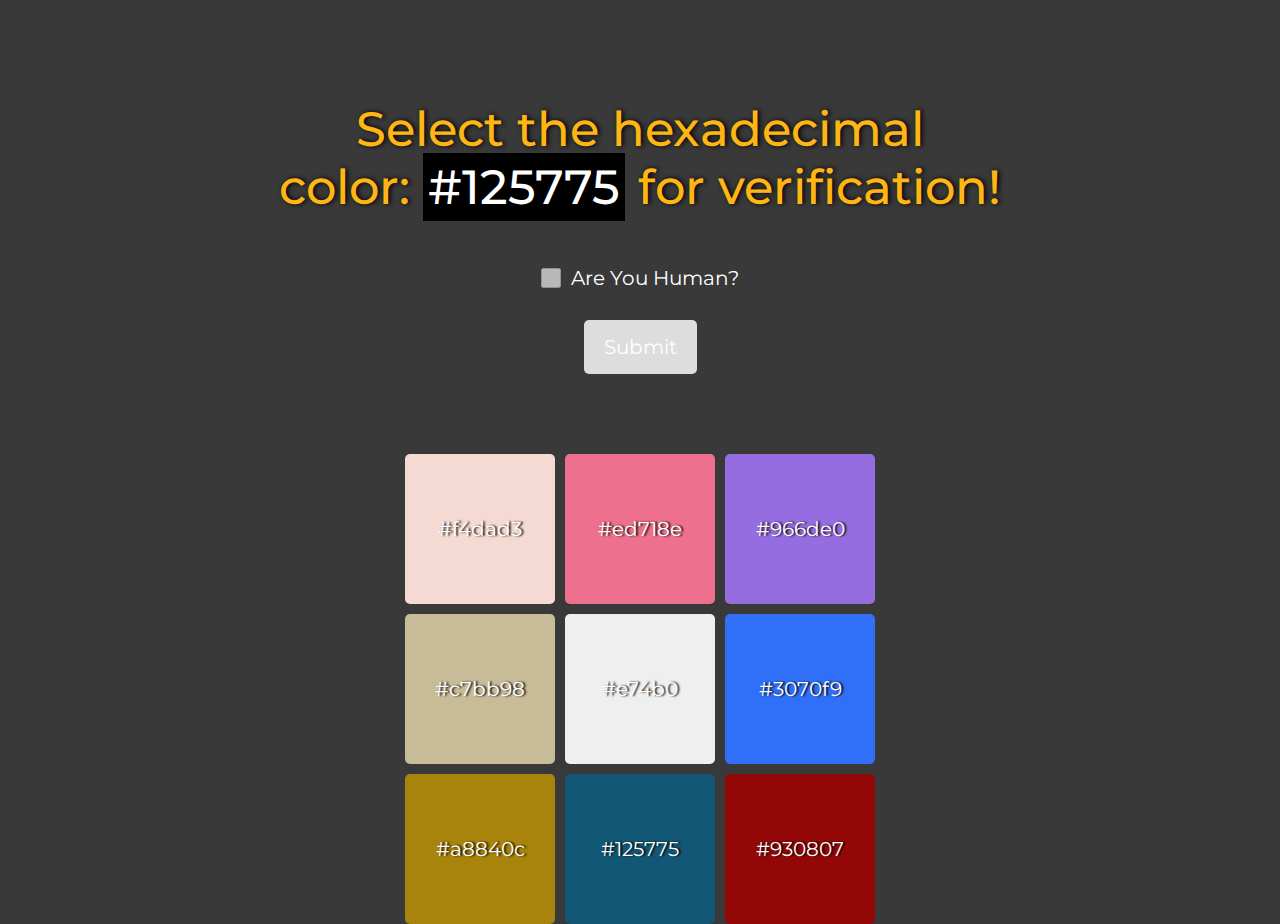
<file: 1. are you a robot/index.html>
<!DOCTYPE html>
<html lang="en">

<head>
  <meta charset="UTF-8">
  <meta name="viewport" content="width=device-width, initial-scale=1.0">
  <link rel="preconnect" href="https://fonts.googleapis.com">
  <link rel="preconnect" href="https://fonts.gstatic.com" crossorigin>
  <link href="https://fonts.googleapis.com/css2?family=Montserrat:ital,wght@0,100..900;1,100..900&display=swap" rel="stylesheet">
  <link rel="stylesheet" href="./style.css">
  <title>Document</title>
</head>

<body>
  <h1>Select the hexadecimal<br> color: <span id="colorPlaceholder">#000000</span> for verification!</h1>

  <form>
    <label>
      <input type="checkbox" name="areYouHuman" disabled>
      Are You Human?
    </label>
    <button type="submit">Submit</button>
  </form>

  <div id="colorsContainer"></div>

  <p class="success hidden">Congratulations. You are human!</p>

  <script src="./app.js"></script>
</body>

</html>
</file>
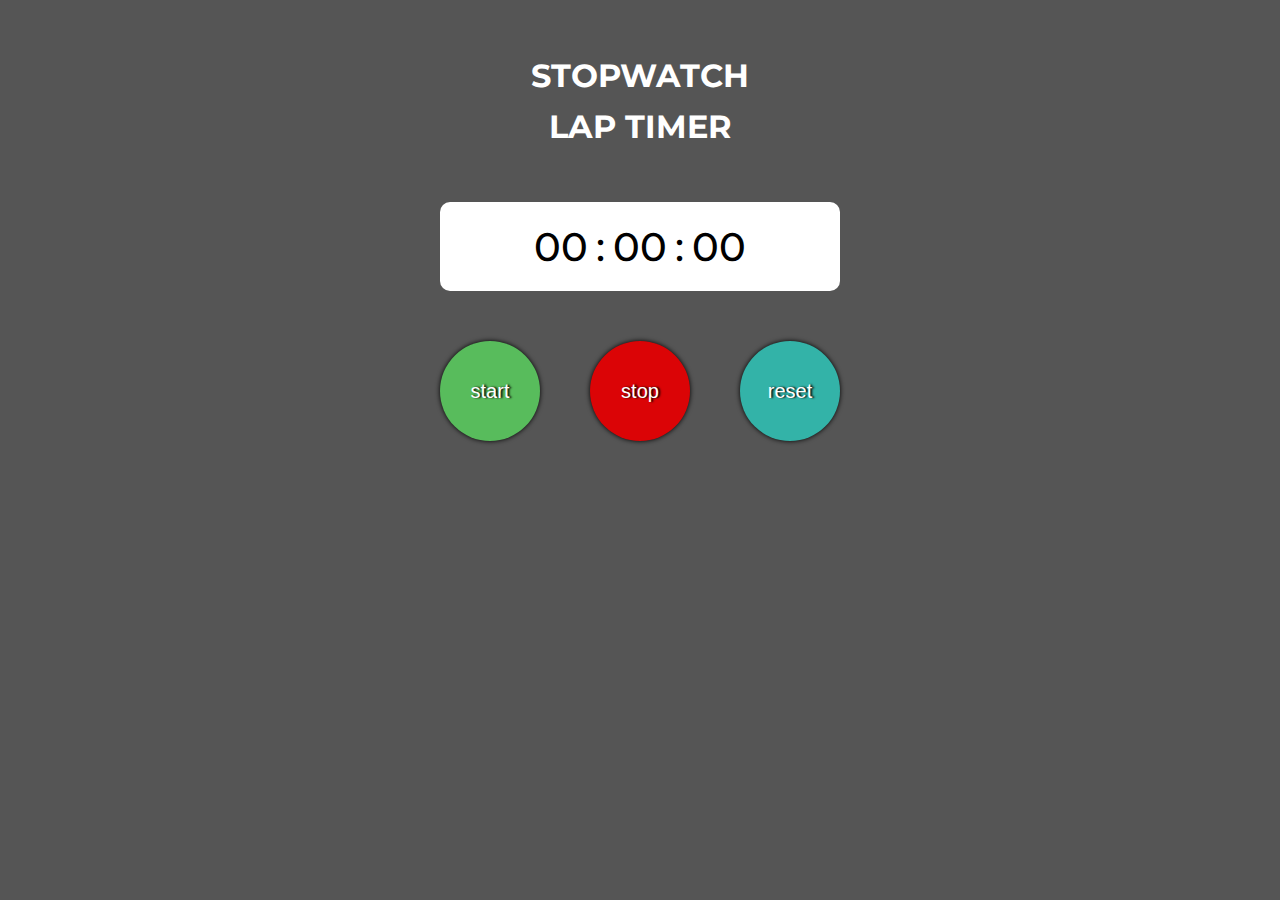
<file: 2. stopwatch - lap timer/index.html>
<!DOCTYPE html>
<html lang="en">

<head>
  <meta charset="UTF-8">
  <meta name="viewport" content="width=device-width, initial-scale=1.0">
  <link rel="preconnect" href="https://fonts.googleapis.com">
  <link rel="preconnect" href="https://fonts.gstatic.com" crossorigin>
  <link href="https://fonts.googleapis.com/css2?family=Montserrat:ital,wght@0,100..900;1,100..900&display=swap" rel="stylesheet">
  <link rel="stylesheet" href="./style.css">
  <title>Stopwatch</title>
</head>

<body>
  <div class="container">
    <h1>stopwatch<br>lap timer</h1>

    <div class="clock">
      <span class="minutes number">00</span>
      <span>:</span>
      <span class="seconds number">00</span>
      <span>:</span>
      <span class="hundredths number">00</span>
    </div>

    <div class="buttons">
      <button class="btn start">start</button>
      <button class="btn stop">stop</button>
      <button class="btn reset">reset</button>
    </div>

    <div class="laps"></div>
  </div>

  <script src="./app.js"></script>
</body>

</html>
</file>
<file: 1. are you a robot/style.css>
* {
  box-sizing: border-box;
  padding: 0;
  margin: 0;
}

body {
  font-family: 'Montserrat', sans-serif;
  background-color: #393939;
  color: white;
}

.hidden {
  display: none !important;
}

h1 {
  margin: 100px auto 0 auto;
  max-width: 800px;
  font-size: 48px;
  font-weight: 500;
  text-align: center;
  color: #FFB615;
  text-shadow: 2px 0 5px #000;
}

span#colorPlaceholder {
  padding: 5px;
  color: white;
  background-color: #000;
}

form {
  margin-top: 50px;
  display: flex;
  flex-direction: column;
  align-items: center;
}

form label {
  display: flex;
  align-items: center;
  gap: 10px;
  font-size: 20px;
}

form input {
  width: 20px;
  height: 20px;
}

form button {
  margin-top: 30px;
  background-color: green;
  border: none;
  padding: 15px 20px;
  color: white;
  font-family: inherit;
  font-size: 20px;
  border-radius: 5px;
  cursor: pointer;
}

form button:hover {
  opacity: 0.8;
}

form button:disabled {
  background-color: #ddd;
  cursor: not-allowed;
}

form button:disabled:hover {
  opacity: 1;
}

div#colorsContainer {
  margin-top: 80px;
  display: grid;
  justify-content: center;
  grid-template-columns: repeat(3, 150px);
  grid-template-rows: repeat(3, 150px);
  gap: 10px;
}

div#colorsContainer button {
  border-radius: 5px;
  display: flex;
  justify-content: center;
  align-items: center;
  border: none;
  font-family: inherit;
  color: white;
  text-shadow: 2px 0 2px #000;
  cursor: pointer;
  font-size: 20px;
}

div#colorsContainer button:hover {
  opacity: 0.8;
}

.success {
  margin-top: 200px;
  font-size: 60px;
  text-align: center;
  color: #FFB615;
}

@media (max-width: 500px) {
  h1 {
    font-size: 32px;
  }

  div#colorsContainer {
    display: flex;
    flex-wrap: wrap;
  }

  div#colorsContainer button {
    width: 150px;
    height: 150px;
  }

  .success {
    font-size: 32px;
  }
}
</file>
<file: 2. stopwatch - lap timer/style.css>
* {
  box-sizing: border-box;
  padding: 0;
  margin: 0;
}

body {
  font-family: "Montserrat", sans-serif;
  background-color: #555;
  color: white;
}

.container {
  margin: 0 auto;
  max-width: 400px;
}

h1 {
  margin-top: 50px;
  line-height: 1.6;
  text-align: center;
  text-transform: uppercase;
}

.clock {
  margin-top: 50px;
  padding: 20px;
  color: black;
  background-color: #fff;
  border-radius: 10px;
  display: flex;
  justify-content: center;
  gap: 5px;
  font-size: 40px;
  font-weight: 500;
}

.clock .number {
  width: 60px;
  text-align: center;
}

.buttons {
  margin-top: 50px;
  display: flex;
  justify-content: space-between;
}

.btn {
  width: 100px;
  height: 100px;
  border-radius: 50%;
  border: none;
  color: white;
  box-shadow: 0 0 5px black;
  text-shadow: 2px 0 2px black;
  cursor: pointer;
  font-size: 20px;
}

.btn:active {
  transform: scale(0.98);
}

.btn.start {
  background-color: #58BC5C;
}

.btn.stop {
  background-color: #DB0406;
}

.btn.reset {
  background-color: #33B3A8;
}

.laps {
  margin-top: 50px;
  text-align: center;
}

.lap {
  margin-top: 10px;
  padding: 10px;
  font-size: 20px;
}

.lap.odd {
  background-color: #fff;
  color: black;
  border-radius: 30px;
}
</file>
